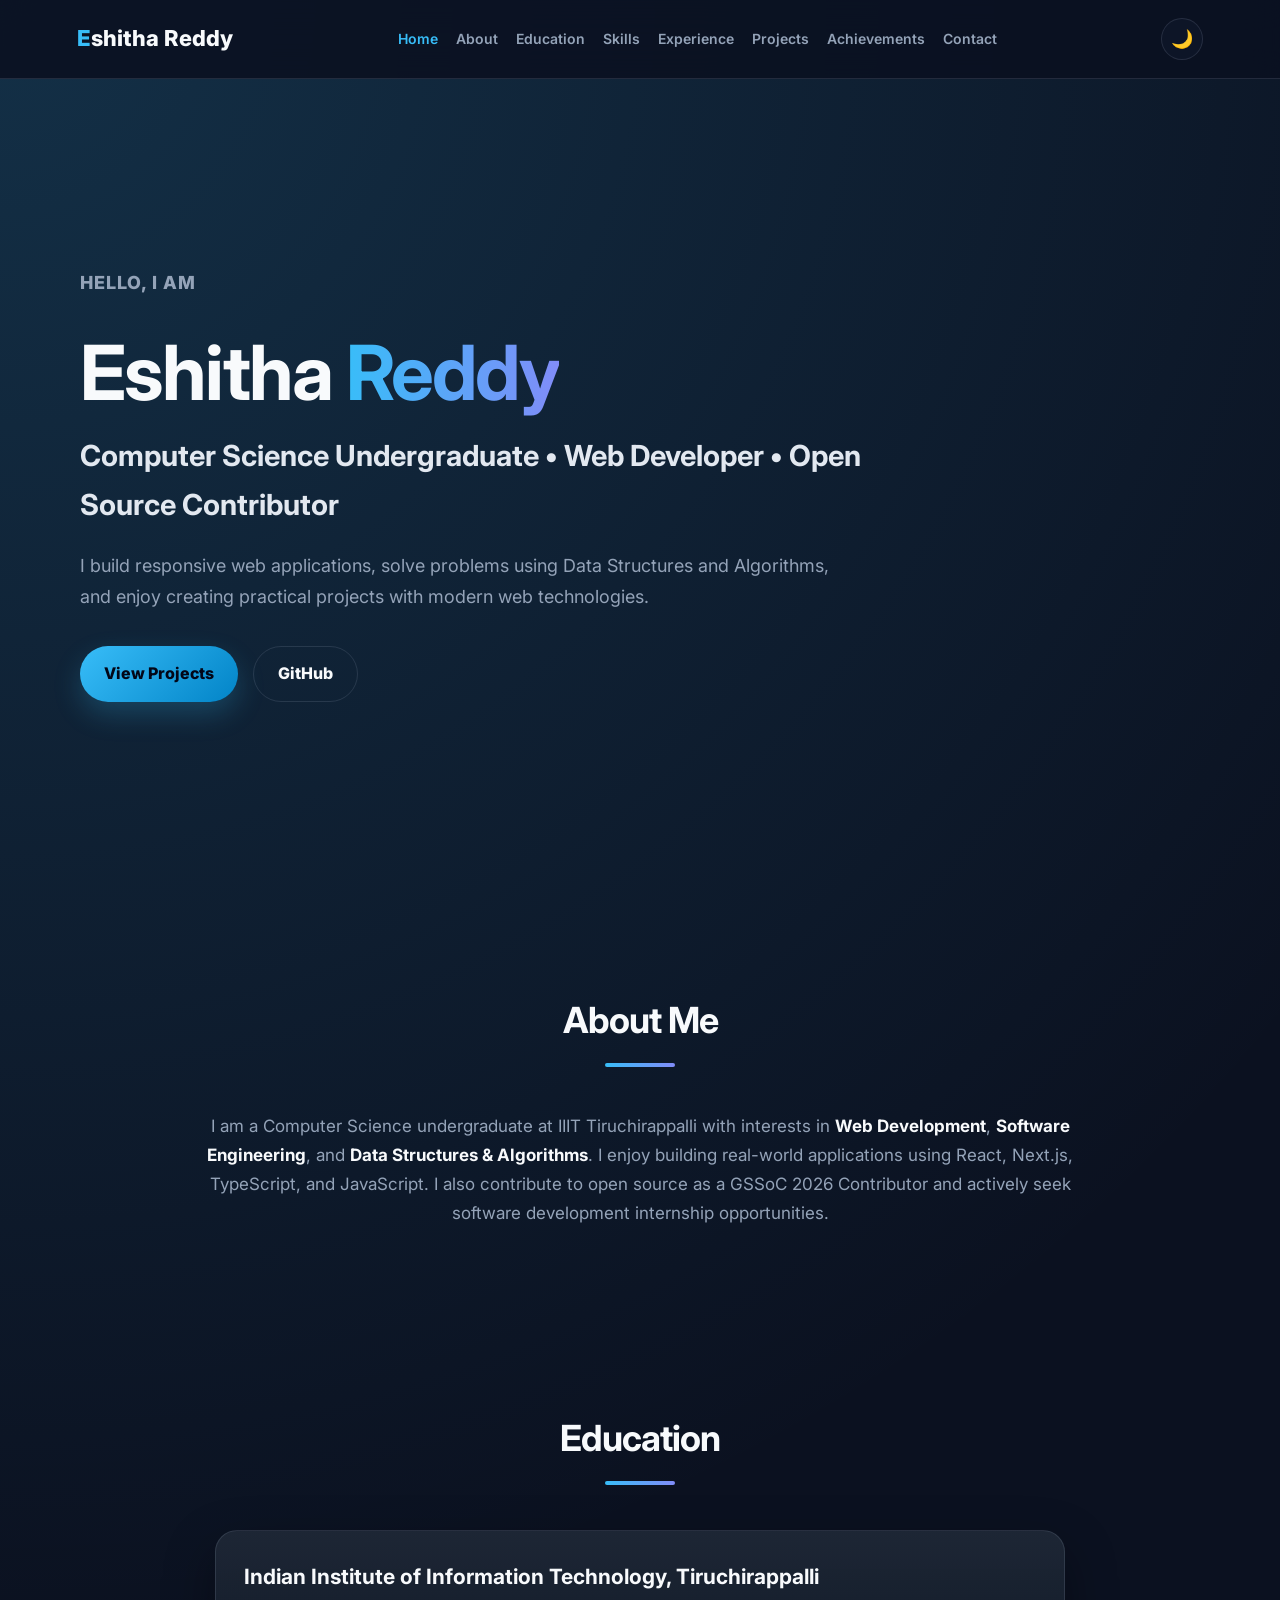
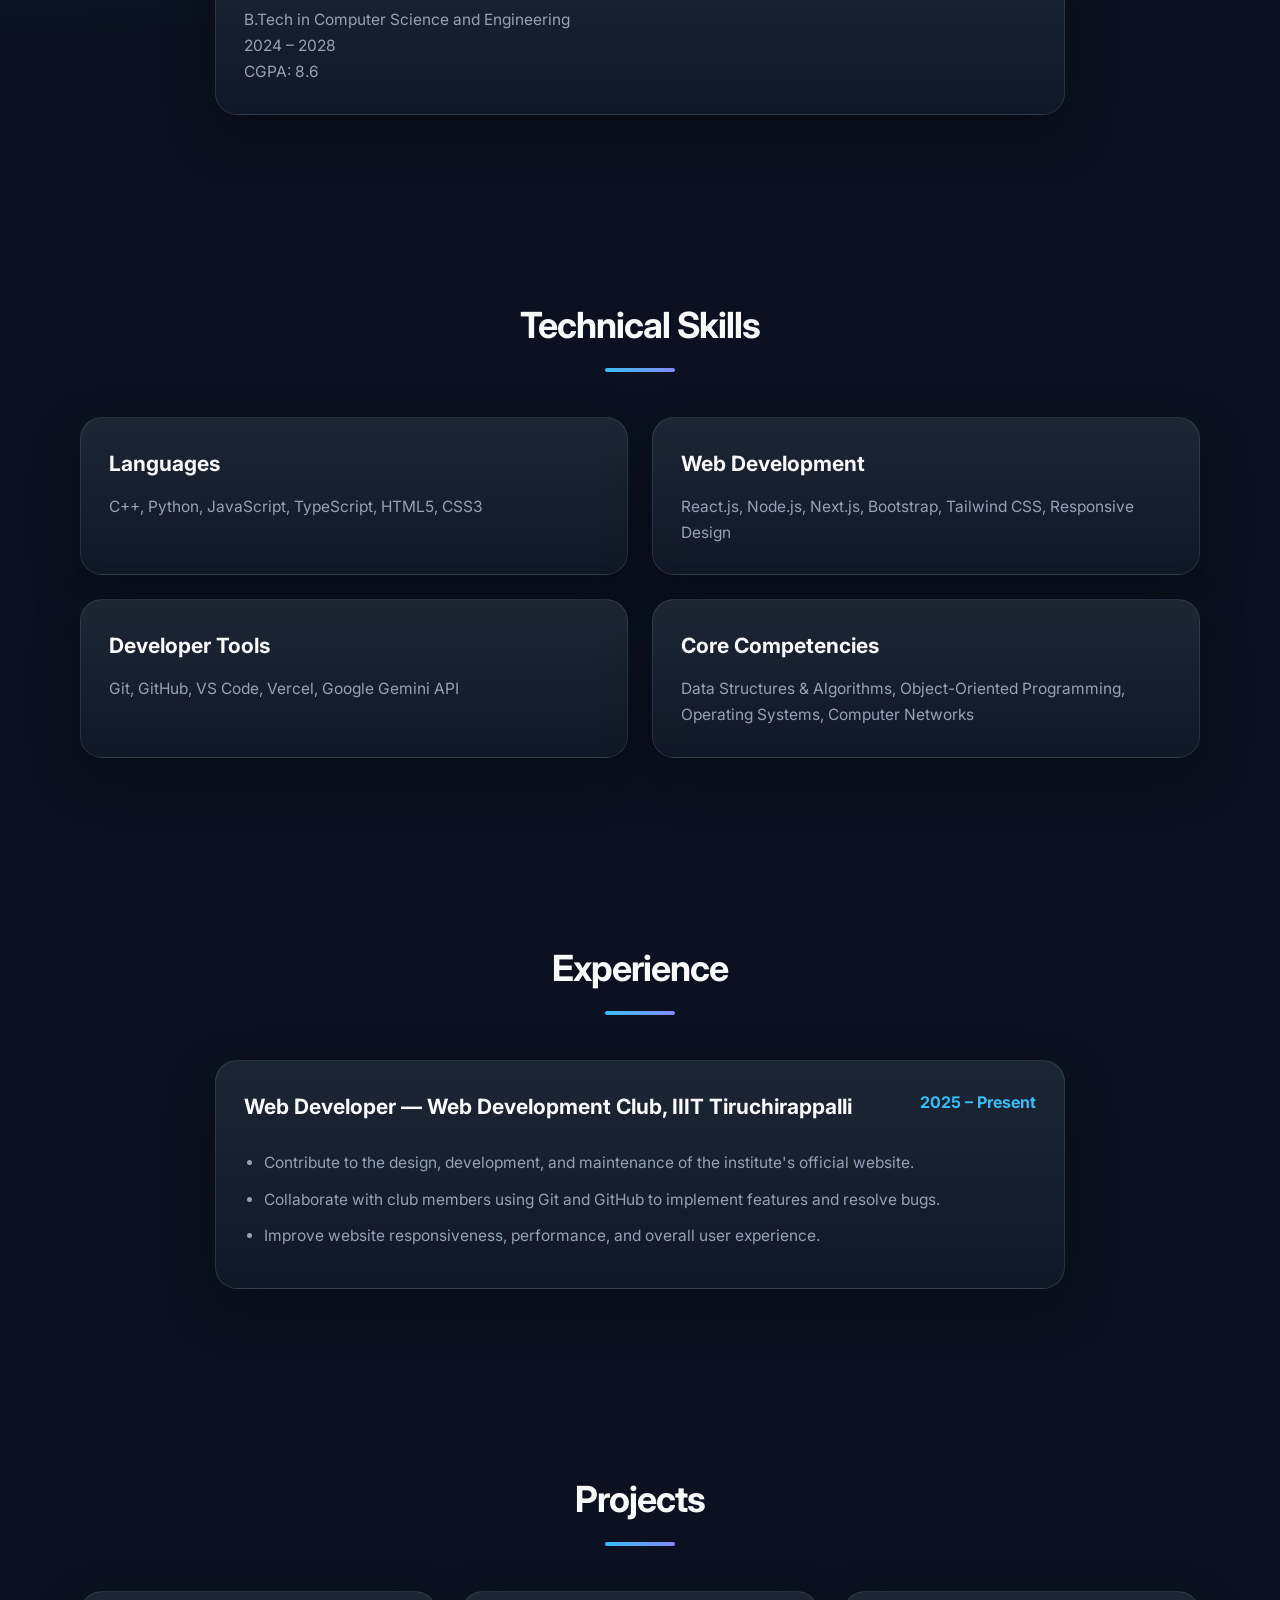
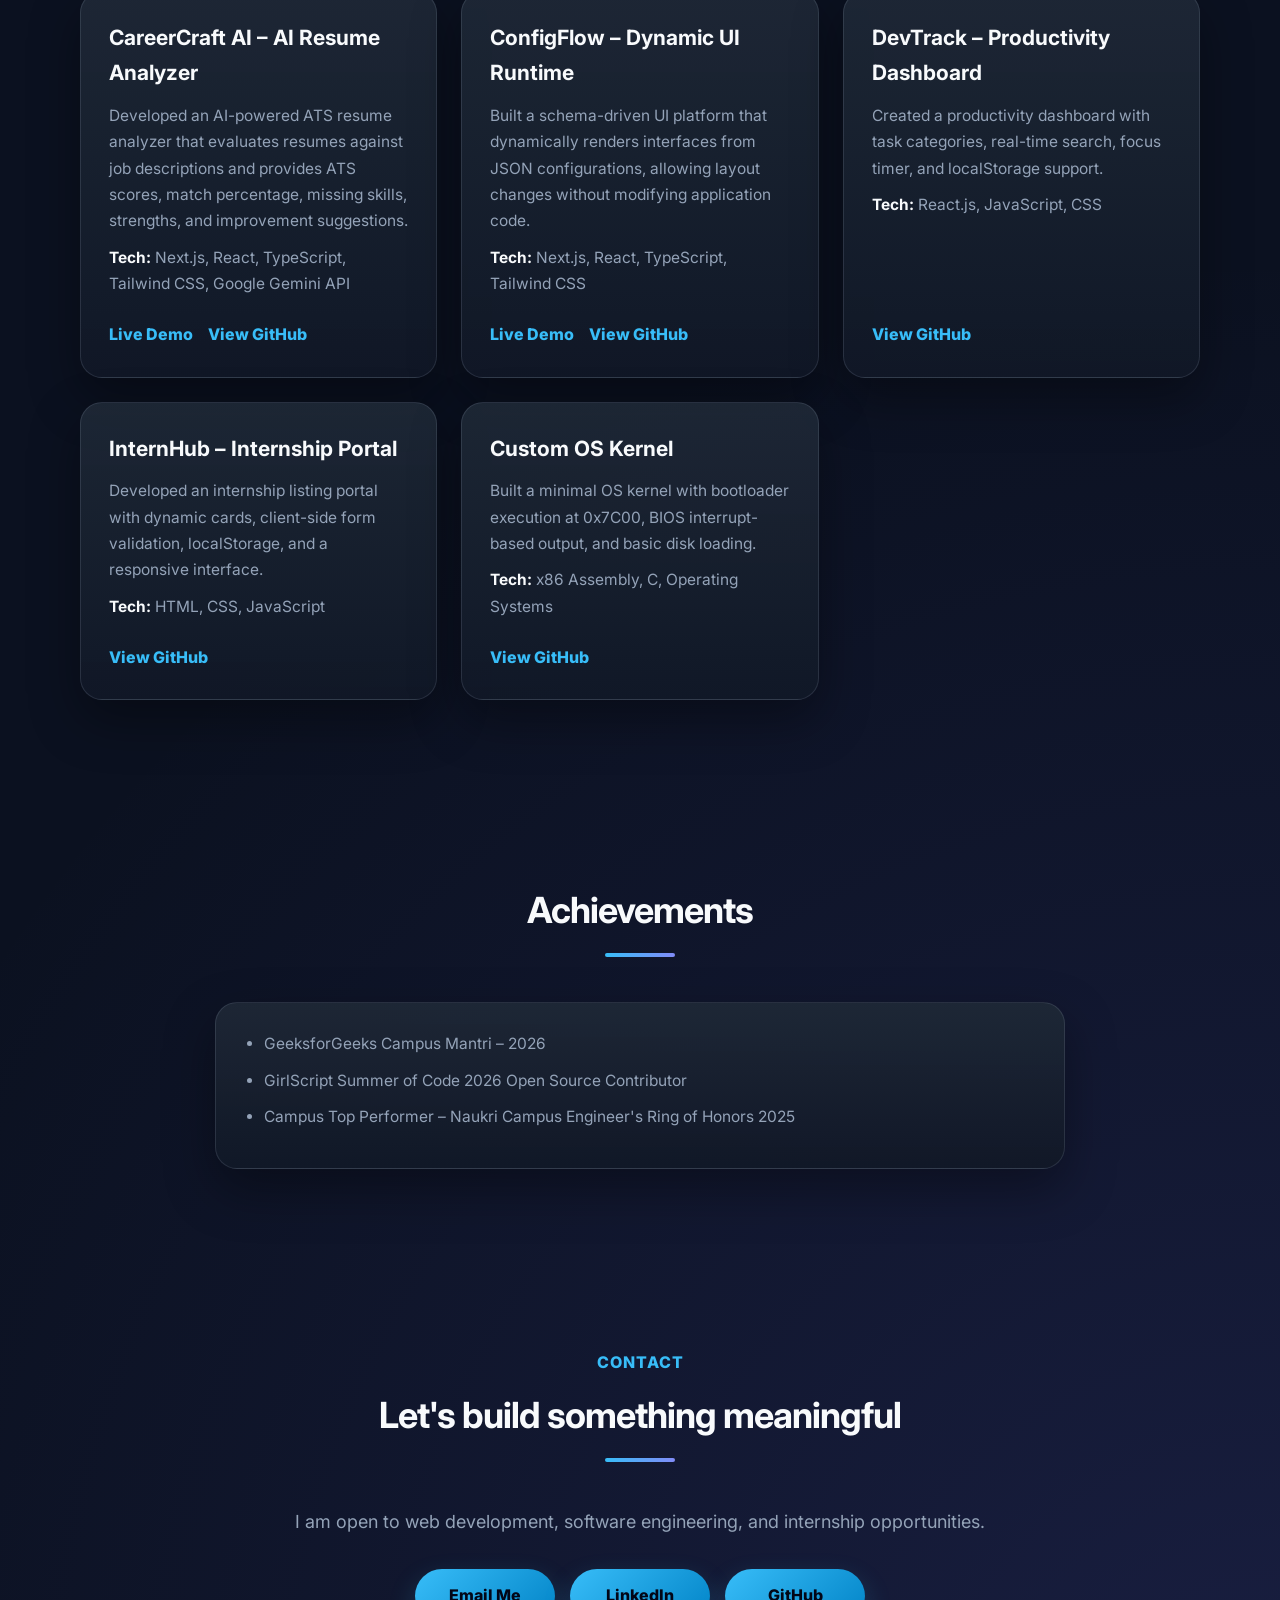
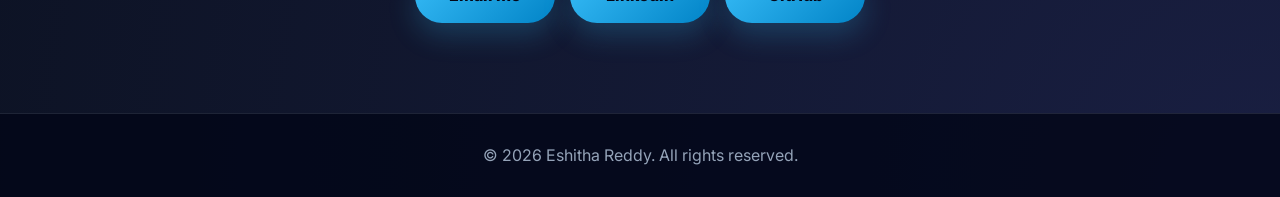
<file: index.html>
<!DOCTYPE html>
<html lang="en">
<head>
  <meta charset="UTF-8" />
  <meta name="viewport" content="width=device-width, initial-scale=1.0" />
  <meta
    name="description"
    content="Portfolio of Eshitha Reddy, Computer Science undergraduate, Web Developerand Open Source Contributor."
  />
  <title>Eshitha Reddy | Portfolio</title>
  <link rel="stylesheet" href="style.css" />
</head>
<body>
  <header>
    <nav class="navbar">
      <a href="#home" class="logo">Eshitha Reddy</a>

      <ul class="nav-links">
        <li><a href="#home">Home</a></li>
        <li><a href="#about">About</a></li>
        <li><a href="#education">Education</a></li>
        <li><a href="#skills">Skills</a></li>
        <li><a href="#experience">Experience</a></li>
        <li><a href="#projects">Projects</a></li>
        <li><a href="#achievements">Achievements</a></li>
        <li><a href="#contact">Contact</a></li>
      </ul>

      <button id="themeToggle" aria-label="Toggle theme">🌙</button>
    </nav>
  </header>

  <main>
    <section id="home" class="hero">
      <div class="content-wrapper hero-content">
        <p class="tagline">Hello, I am</p>
        <h1>Eshitha <span>Reddy</span></h1>
        <h3>
          Computer Science Undergraduate • Web Developer •
          Open Source Contributor
        </h3>
        <p>
          I build responsive web applications, solve problems using Data Structures
          and Algorithms, and enjoy creating practical projects with modern web
          technologies.
        </p>

        <div class="hero-buttons">
          <a href="#projects" class="btn">View Projects</a>
          <a
            href="https://github.com/Eshithareddy41"
            class="btn secondary"
            target="_blank"
            rel="noopener noreferrer"
          >
            GitHub
          </a>
        </div>
      </div>
    </section>

    <section id="about" class="section">
      <div class="content-wrapper">
        <h2>About Me</h2>
        <p class="section-description">
          I am a Computer Science undergraduate at IIIT Tiruchirappalli with
          interests in <strong>Web Development</strong>,
          <strong>Software Engineering</strong>, and
          <strong>Data Structures &amp; Algorithms</strong>. I enjoy building
          real-world applications using React, Next.js, TypeScript, and JavaScript.
          I also contribute to open source as a GSSoC 2026 Contributor and actively
          seek software development internship opportunities.
        </p>
      </div>
    </section>

    <section id="education" class="section">
      <div class="content-wrapper">
        <h2>Education</h2>
        <div class="info-card">
          <h3>Indian Institute of Information Technology, Tiruchirappalli</h3>
          <p>B.Tech in Computer Science and Engineering</p>
          <p>2024 – 2028</p>
          <p>CGPA: 8.6</p>
        </div>
      </div>
    </section>

    <section id="skills" class="section">
      <div class="content-wrapper">
        <h2>Technical Skills</h2>

        <div class="skills-grid">
          <div class="skill-card">
            <h3>Languages</h3>
            <p>C++, Python, JavaScript, TypeScript, HTML5, CSS3</p>
          </div>

          <div class="skill-card">
            <h3>Web Development</h3>
            <p>React.js, Node.js, Next.js, Bootstrap, Tailwind CSS, Responsive Design</p>
          </div>

          <div class="skill-card">
            <h3>Developer Tools</h3>
            <p>Git, GitHub, VS Code, Vercel, Google Gemini API</p>
          </div>

          <div class="skill-card">
            <h3>Core Competencies</h3>
            <p>
              Data Structures &amp; Algorithms, Object-Oriented Programming,
              Operating Systems, Computer Networks
            </p>
          </div>
        </div>
      </div>
    </section>

    <section id="experience" class="section">
      <div class="content-wrapper">
        <h2>Experience</h2>

        <div class="info-card">
          <div class="experience-heading">
            <h3>Web Developer — Web Development Club, IIIT Tiruchirappalli</h3>
            <span>2025 – Present</span>
          </div>

          <ul class="experience-list">
            <li>
              Contribute to the design, development, and maintenance of the
              institute's official website.
            </li>
            <li>
              Collaborate with club members using Git and GitHub to implement
              features and resolve bugs.
            </li>
            <li>
              Improve website responsiveness, performance, and overall user
              experience.
            </li>
          </ul>
        </div>
      </div>
    </section>

    <section id="projects" class="section">
      <div class="content-wrapper">
        <h2>Projects</h2>

        <div class="projects-grid">
          <article class="project-card">
            <h3>CareerCraft AI – AI Resume Analyzer</h3>
            <p>
              Developed an AI-powered ATS resume analyzer that evaluates resumes
              against job descriptions and provides ATS scores, match percentage,
              missing skills, strengths, and improvement suggestions.
            </p>
            <p>
              <strong>Tech:</strong> Next.js, React, TypeScript, Tailwind CSS,
              Google Gemini API
            </p>
            <div class="project-links">
              <a
                href="https://career-craft-ai-azure.vercel.app/"
                target="_blank"
                rel="noopener noreferrer"
              >
                Live Demo
              </a>
              <a
                href="https://github.com/Eshithareddy41/CareerCraft-AI"
                target="_blank"
                rel="noopener noreferrer"
              >
                View GitHub
              </a>
            </div>
          </article>

          <article class="project-card">
            <h3>ConfigFlow – Dynamic UI Runtime</h3>
            <p>
              Built a schema-driven UI platform that dynamically renders interfaces
              from JSON configurations, allowing layout changes without modifying
              application code.
            </p>
            <p>
              <strong>Tech:</strong> Next.js, React, TypeScript, Tailwind CSS
            </p>
            <div class="project-links">
              <a
                href="https://configflow-ai.vercel.app/"
                target="_blank"
                rel="noopener noreferrer"
              >
                Live Demo
              </a>
              <a
                href="https://github.com/Eshithareddy41/ConfigFlow---Dynamic-UI-Runtime"
                target="_blank"
                rel="noopener noreferrer"
              >
                View GitHub
              </a>
            </div>
          </article>

          <article class="project-card">
            <h3>DevTrack – Productivity Dashboard</h3>
            <p>
              Created a productivity dashboard with task categories, real-time
              search, focus timer, and localStorage support.
            </p>
            <p><strong>Tech:</strong> React.js, JavaScript, CSS</p>
            <div class="project-links">
              <a
                href="https://github.com/Eshithareddy41/DevTrack"
                target="_blank"
                rel="noopener noreferrer"
              >
                View GitHub
              </a>
            </div>
          </article>

          <article class="project-card">
            <h3>InternHub – Internship Portal</h3>
            <p>
              Developed an internship listing portal with dynamic cards,
              client-side form validation, localStorage, and a responsive
              interface.
            </p>
            <p><strong>Tech:</strong> HTML, CSS, JavaScript</p>
            <div class="project-links">
              <a
                href="https://github.com/Eshithareddy41"
                target="_blank"
                rel="noopener noreferrer"
              >
                View GitHub
              </a>
            </div>
          </article>

          <article class="project-card">
            <h3>Custom OS Kernel</h3>
            <p>
              Built a minimal OS kernel with bootloader execution at 0x7C00,
              BIOS interrupt-based output, and basic disk loading.
            </p>
            <p><strong>Tech:</strong> x86 Assembly, C, Operating Systems</p>
            <div class="project-links">
              <a
                href="https://github.com/Eshithareddy41/MyOS-kernel"
                target="_blank"
                rel="noopener noreferrer"
              >
                View GitHub
              </a>
            </div>
          </article>
        </div>
      </div>
    </section>

    <section id="achievements" class="section">
      <div class="content-wrapper">
        <h2>Achievements</h2>
        <div class="info-card">
          <ul class="achievement-list">
            <li>GeeksforGeeks Campus Mantri – 2026</li>
            <li>GirlScript Summer of Code 2026 Open Source Contributor</li>
            <li>
              Campus Top Performer – Naukri Campus Engineer's Ring of Honors 2025
            </li>
          </ul>
        </div>
      </div>
    </section>

    <section id="contact" class="section contact">
      <div class="content-wrapper">
        <p class="tagline">Contact</p>
        <h2>Let's build something meaningful</h2>
        <p class="contact-description">
          I am open to web development, software engineering, and internship
          opportunities.
        </p>

        <div class="contact-buttons">
          <a href="mailto:eshithareddy094@gmail.com" class="btn">Email Me</a>

          <a
            href="https://www.linkedin.com/in/eshitha-reddy-09098a335/"
            class="btn"
            target="_blank"
            rel="noopener noreferrer"
          >
            LinkedIn
          </a>

          <a
            href="https://github.com/Eshithareddy41"
            class="btn"
            target="_blank"
            rel="noopener noreferrer"
          >
            GitHub
          </a>
        </div>
      </div>
    </section>
  </main>

  <footer>
    <p>© 2026 Eshitha Reddy. All rights reserved.</p>
  </footer>

  <script src="script.js"></script>
</body>
</html>
</file>
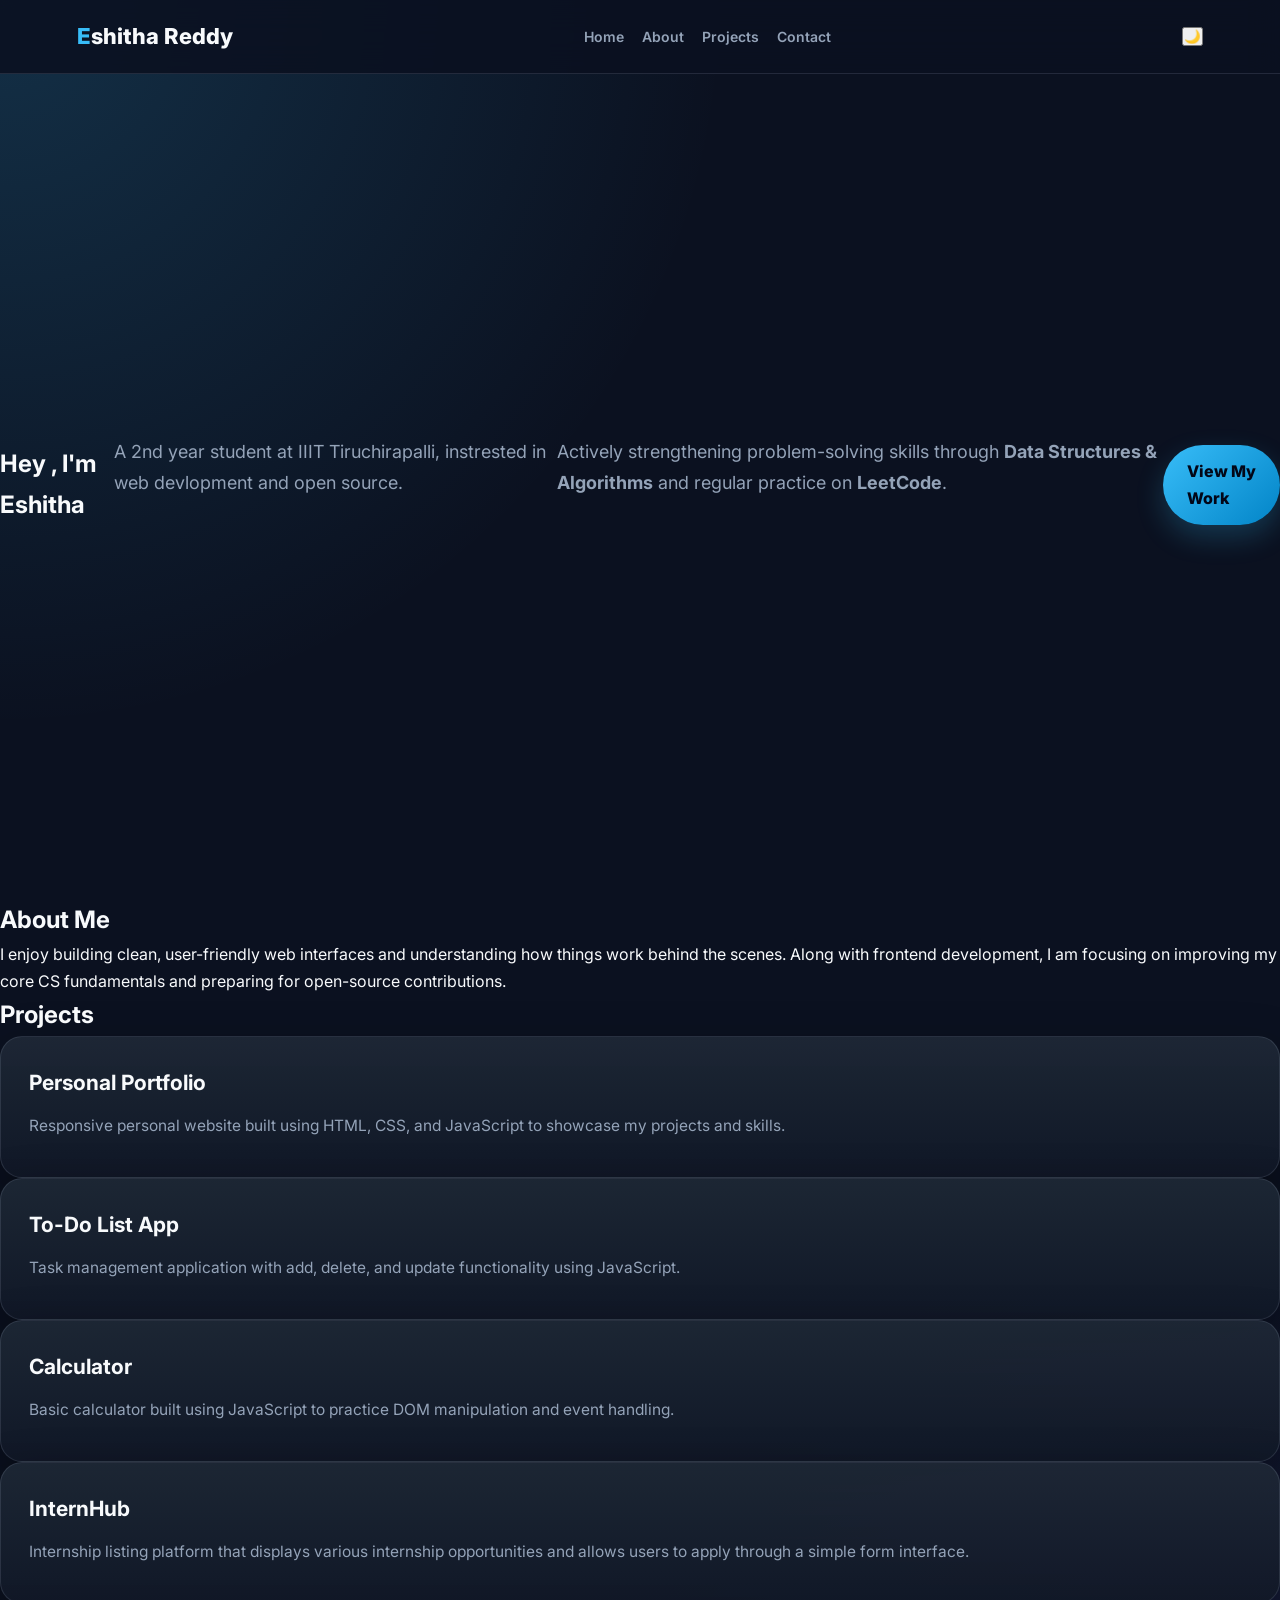
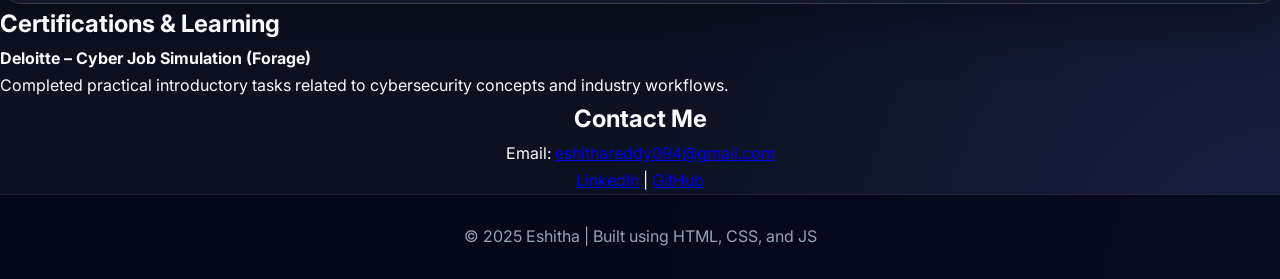
<file: pf.html>
<!DOCTYPE html>
<html lang="en">
<head>
  <meta charset="UTF-8" />
  <meta name="viewport" content="width=device-width, initial-scale=1.0" />
  <title>Eshitha | Portfolio</title>
  <link rel="stylesheet" href="style.css" />
</head>
<body>

  <header class="navbar">
    <h1 class="logo">Eshitha Reddy</h1>
    <nav>
      <ul class="nav-links">
        <li><a href="#home">Home</a></li>
        <li><a href="#about">About</a></li>
        <li><a href="#projects">Projects</a></li>
        <li><a href="#contact">Contact</a></li>
      </ul>
    </nav>
    <button id="theme-toggle">🌙</button>
  </header>

  
  <section id="home" class="hero">
    <h2>Hey , I'm <span>Eshitha</span></h2>
     <p> A 2nd year student at IIIT Tiruchirapalli,
         instrested in web devlopment and open source.
     </p>
     <p> Actively strengthening problem-solving skills through
         <strong>Data Structures & Algorithms</strong> and regular practice on
         <strong>LeetCode</strong>.
     </p>
    <br/>
    <a href="#projects" class="btn">View My Work</a>
  </section>

  <section id="about" class="about">
    <h2>About Me</h2>
      <p> I enjoy building clean, user-friendly web interfaces and
         understanding how things work behind the scenes.
         Along with frontend development, I am focusing on
         improving my core CS fundamentals and preparing
         for open-source contributions.
      </p>
  </section>
 
  <section id="projects" class="projects">
    <h2>Projects</h2>

    <div class="project-container">
      <div class="project-card">
        <h3>Personal Portfolio</h3>
        <p>
          Responsive personal website built using HTML, CSS,
          and JavaScript to showcase my projects and skills.
        </p>
      </div>

      <div class="project-card">
        <h3>To-Do List App</h3>
        <p>
          Task management application with add, delete,
          and update functionality using JavaScript.
        </p>
      </div>

      <div class="project-card">
        <h3>Calculator</h3>
        <p>
          Basic calculator built using JavaScript to practice
          DOM manipulation and event handling.
        </p>
      </div>

      <div class="project-card">
        <h3>InternHub</h3>
        <p>
          Internship listing platform that displays various
          internship opportunities and allows users to apply
          through a simple form interface.
        </p>
      </div>

    </div>
  </section>
  
  <section class="about">
    <h2>Certifications & Learning</h2>
    <p>
      <strong>Deloitte – Cyber Job Simulation (Forage)</strong><br />
      Completed practical introductory tasks related to
      cybersecurity concepts and industry workflows.
    </p>
  </section>
  

  
  <section id="contact" class="contact">
    <h2>Contact Me</h2>
    <p>Email: <a href="mailto:eshithareddy094@gmail.com">eshithareddy094@gmail.com</a></p>
    <p>
      <a href="https://www.linkedin.com/in/eshitha-reddy-09098a335?utm_source=share&utm_campaign=share_via&utm_content=profile&utm_medium=android_app" target="_blank">LinkedIn</a> |
      <a href="https://github.com/Eshithareddy41" target="_blank">GitHub</a>
    </p>
  </section>

  <footer>
    <p>© 2025 Eshitha | Built using HTML, CSS, and JS</p>
  </footer>

  <script src="script.js"></script>
</body>
</html>
</file>
<file: style.css>
@import url('https://fonts.googleapis.com/css2?family=Inter:wght@400;500;600;700;800&display=swap');

* {
  margin: 0;
  padding: 0;
  box-sizing: border-box;
}

:root {
  --bg: #0b1120;
  --text: #f8fafc;
  --muted: #94a3b8;
  --primary: #38bdf8;
  --primary-dark: #0284c7;
  --border: rgba(148, 163, 184, 0.18);
  --shadow: 0 20px 50px rgba(0, 0, 0, 0.35);
}

html {
  scroll-behavior: smooth;
}

body {
  min-height: 100vh;
  font-family: 'Inter', sans-serif;
  background:
    radial-gradient(circle at top left, rgba(56, 189, 248, 0.18), transparent 32%),
    radial-gradient(circle at bottom right, rgba(99, 102, 241, 0.16), transparent 30%),
    var(--bg);
  color: var(--text);
  line-height: 1.7;
}

.content-wrapper {
  width: min(1120px, 88%);
  margin: 0 auto;
}

section {
  scroll-margin-top: 100px;
}

.navbar {
  width: 100%;
  padding: 18px 6%;
  display: flex;
  justify-content: space-between;
  align-items: center;
  gap: 20px;
  background: rgba(11, 17, 32, 0.88);
  backdrop-filter: blur(16px);
  border-bottom: 1px solid var(--border);
  position: fixed;
  top: 0;
  z-index: 1000;
}

.logo {
  font-size: 22px;
  font-weight: 800;
  color: var(--text);
  text-decoration: none;
  white-space: nowrap;
}

.logo::first-letter {
  color: var(--primary);
}

.nav-links {
  list-style: none;
  display: flex;
  justify-content: center;
  align-items: center;
  gap: 18px;
}

.nav-links a {
  color: var(--muted);
  text-decoration: none;
  font-size: 14px;
  font-weight: 600;
  transition: 0.25s ease;
}

.nav-links a:hover,
.nav-links a.active {
  color: var(--primary);
}

#themeToggle {
  min-width: 42px;
  height: 42px;
  border: 1px solid var(--border);
  border-radius: 50%;
  cursor: pointer;
  background: rgba(15, 23, 42, 0.9);
  color: var(--text);
  font-size: 18px;
}

.hero {
  min-height: 100vh;
  padding: 150px 0 80px;
  display: flex;
  align-items: center;
}

.hero-content {
  width: min(1120px, 88%);
}

.tagline {
  color: var(--primary);
  font-weight: 800;
  margin-bottom: 8px;
  letter-spacing: 1px;
  text-transform: uppercase;
}

.hero h1 {
  font-size: clamp(44px, 7vw, 76px);
  line-height: 1.05;
  margin-bottom: 18px;
  letter-spacing: -2px;
}

.hero h1 span {
  background: linear-gradient(90deg, var(--primary), #818cf8);
  -webkit-background-clip: text;
  -webkit-text-fill-color: transparent;
}

.hero h3 {
  max-width: 850px;
  font-size: clamp(20px, 3vw, 29px);
  color: #e2e8f0;
  margin-bottom: 22px;
  font-weight: 700;
}

.hero p {
  max-width: 760px;
  font-size: 18px;
  color: var(--muted);
  margin-bottom: 34px;
}

.hero-buttons,
.contact-buttons,
.project-links {
  display: flex;
  gap: 15px;
  flex-wrap: wrap;
}

.btn {
  display: inline-flex;
  align-items: center;
  justify-content: center;
  padding: 13px 24px;
  background: linear-gradient(135deg, var(--primary), var(--primary-dark));
  color: #020617;
  text-decoration: none;
  border-radius: 999px;
  font-weight: 800;
  box-shadow: 0 12px 28px rgba(56, 189, 248, 0.22);
  transition: 0.25s ease;
}

.btn:hover {
  transform: translateY(-3px);
}

.btn.secondary {
  background: transparent;
  color: var(--text);
  border: 1px solid var(--border);
  box-shadow: none;
}

.btn.secondary:hover {
  border-color: var(--primary);
  color: var(--primary);
}

.section {
  padding: 90px 0;
}

.section h2 {
  font-size: 36px;
  text-align: center;
  margin-bottom: 45px;
  letter-spacing: -1px;
}

.section h2::after {
  content: "";
  display: block;
  width: 70px;
  height: 4px;
  background: linear-gradient(90deg, var(--primary), #818cf8);
  margin: 12px auto 0;
  border-radius: 999px;
}

.section-description {
  max-width: 900px;
  margin: auto;
  text-align: center;
  color: var(--muted);
  font-size: 17px;
}

.section strong {
  color: var(--text);
}

.skills-grid {
  display: grid;
  grid-template-columns: repeat(2, minmax(0, 1fr));
  gap: 24px;
}

.projects-grid {
  display: grid;
  grid-template-columns: repeat(3, minmax(0, 1fr));
  gap: 24px;
}

.skill-card,
.project-card,
.info-card {
  background: linear-gradient(180deg, rgba(31, 41, 55, 0.9), rgba(17, 24, 39, 0.95));
  padding: 28px;
  border-radius: 22px;
  border: 1px solid var(--border);
  box-shadow: var(--shadow);
  transition: transform 0.3s ease, border-color 0.3s ease;
}

.skill-card:hover,
.project-card:hover {
  transform: translateY(-7px);
  border-color: rgba(56, 189, 248, 0.55);
}

.skill-card h3,
.project-card h3,
.info-card h3 {
  font-size: 21px;
  color: var(--text);
  margin-bottom: 12px;
}

.skill-card p,
.project-card p,
.info-card p,
.achievement-list,
.experience-list {
  color: var(--muted);
  font-size: 15.5px;
}

.info-card {
  max-width: 850px;
  margin: auto;
}

.experience-heading {
  display: flex;
  justify-content: space-between;
  gap: 20px;
  align-items: flex-start;
  margin-bottom: 14px;
}

.experience-heading span {
  color: var(--primary);
  font-weight: 700;
  white-space: nowrap;
}

.achievement-list,
.experience-list {
  padding-left: 20px;
}

.achievement-list li,
.experience-list li {
  margin-bottom: 10px;
}

.project-card {
  min-height: 100%;
  display: flex;
  flex-direction: column;
}

.project-card p {
  margin-bottom: 10px;
}

.project-links {
  margin-top: auto;
  padding-top: 14px;
}

.project-card a {
  color: var(--primary);
  text-decoration: none;
  font-weight: 800;
}

.project-card a:hover {
  text-decoration: underline;
}

.contact {
  text-align: center;
}

.contact-description {
  max-width: 800px;
  margin: 0 auto 32px;
  color: var(--muted);
  font-size: 18px;
}

.contact-buttons {
  justify-content: center;
}

.contact-buttons .btn {
  min-width: 140px;
}

footer {
  text-align: center;
  padding: 28px 8%;
  background: rgba(2, 6, 23, 0.8);
  border-top: 1px solid var(--border);
  color: var(--muted);
}

body.light {
  --bg: #f8fafc;
  --text: #0f172a;
  --muted: #475569;
  --border: rgba(15, 23, 42, 0.12);
  --shadow: 0 18px 40px rgba(15, 23, 42, 0.12);
  background:
    radial-gradient(circle at top left, rgba(56, 189, 248, 0.18), transparent 35%),
    radial-gradient(circle at bottom right, rgba(99, 102, 241, 0.14), transparent 35%),
    var(--bg);
}

body.light .navbar {
  background: rgba(255, 255, 255, 0.88);
}

body.light .hero h3 {
  color: #1e293b;
}

body.light .skill-card,
body.light .project-card,
body.light .info-card {
  background: rgba(255, 255, 255, 0.9);
}

body.light .btn.secondary {
  color: #0f172a;
}

body.light #themeToggle {
  background: #ffffff;
  color: #0f172a;
}

@media (max-width: 1050px) {
  .navbar {
    flex-direction: column;
    padding: 14px 5%;
  }

  .nav-links {
    flex-wrap: wrap;
    gap: 12px 16px;
  }

  .hero {
    padding-top: 220px;
  }

  .projects-grid {
    grid-template-columns: repeat(2, minmax(0, 1fr));
  }
}

@media (max-width: 720px) {
  .content-wrapper,
  .hero-content {
    width: min(92%, 620px);
  }

  .hero {
    padding-top: 250px;
    text-align: center;
  }

  .hero-buttons {
    justify-content: center;
  }

  .skills-grid,
  .projects-grid {
    grid-template-columns: 1fr;
  }

  .experience-heading {
    flex-direction: column;
    gap: 4px;
  }

  .section {
    padding: 70px 0;
  }
}

@media (max-width: 480px) {
  .hero {
    padding-top: 285px;
  }

  .btn,
  .contact-buttons .btn {
    width: 100%;
  }
}
</file>
